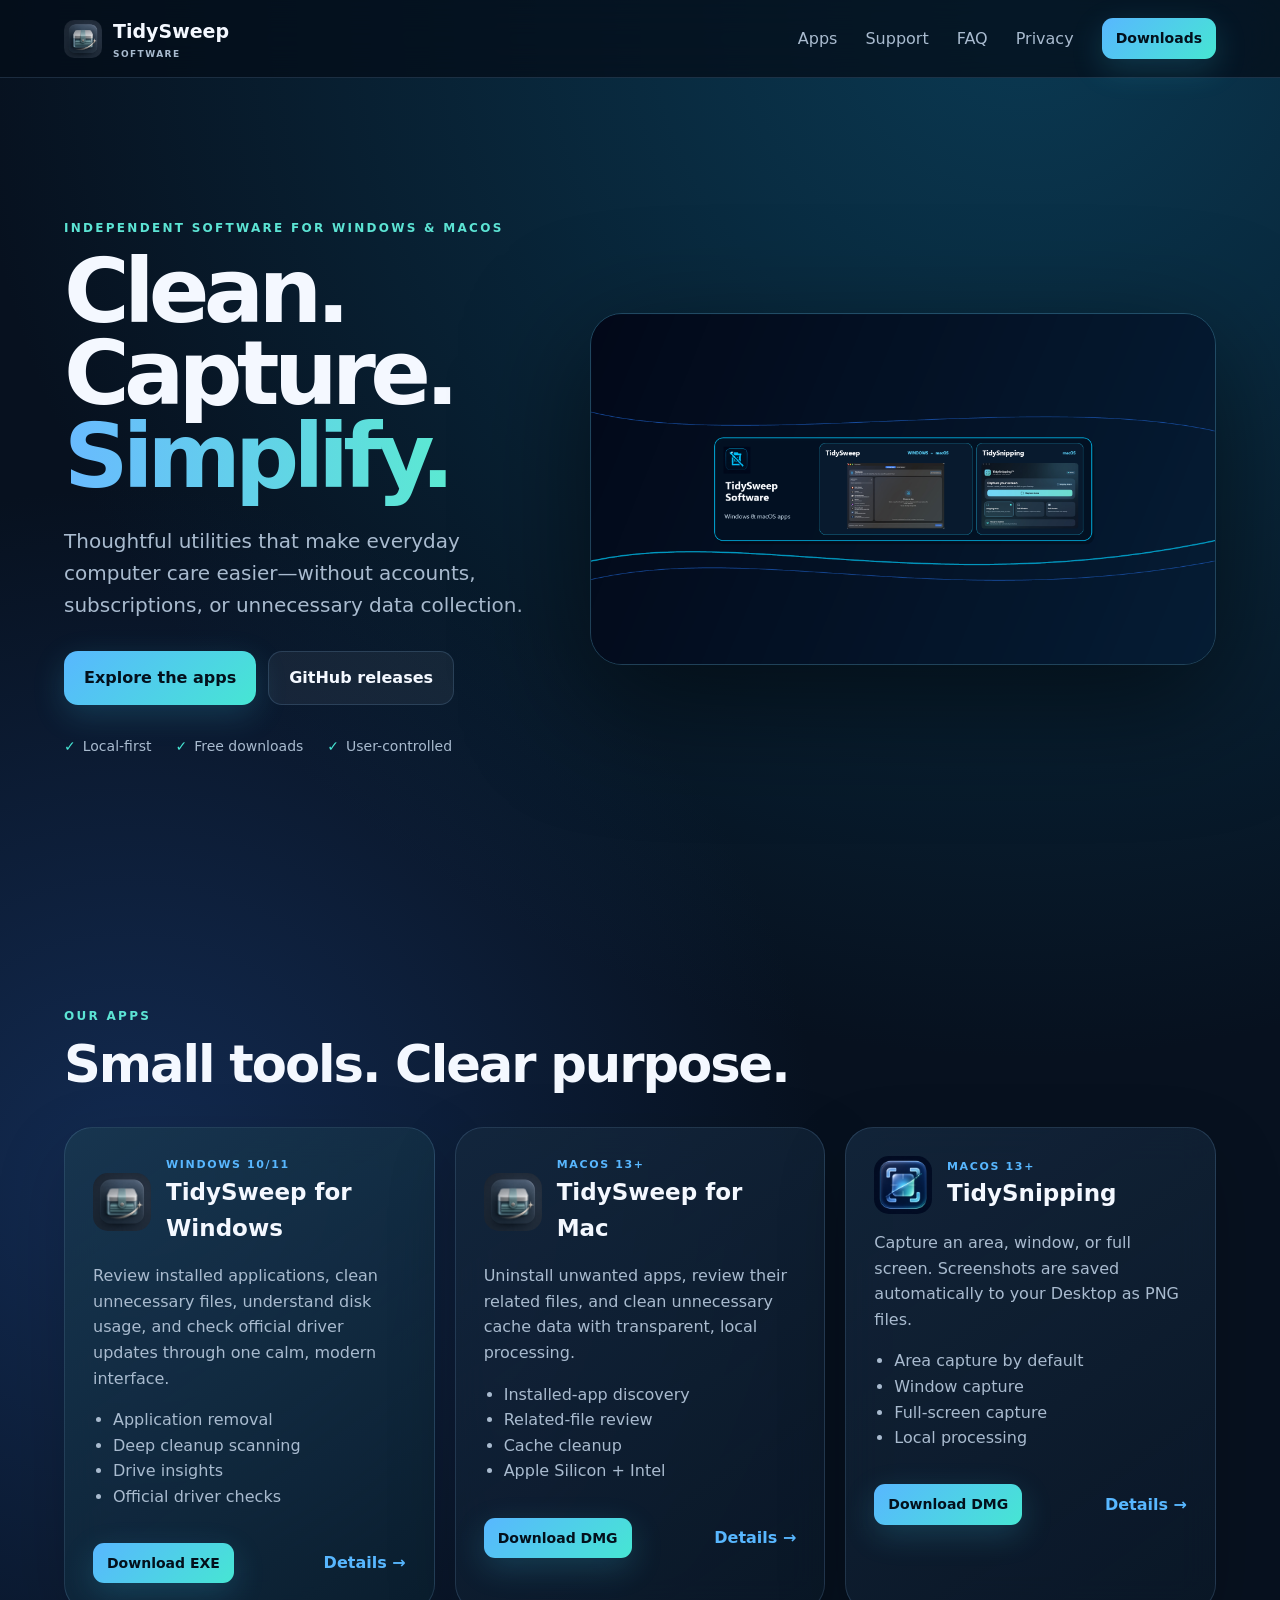
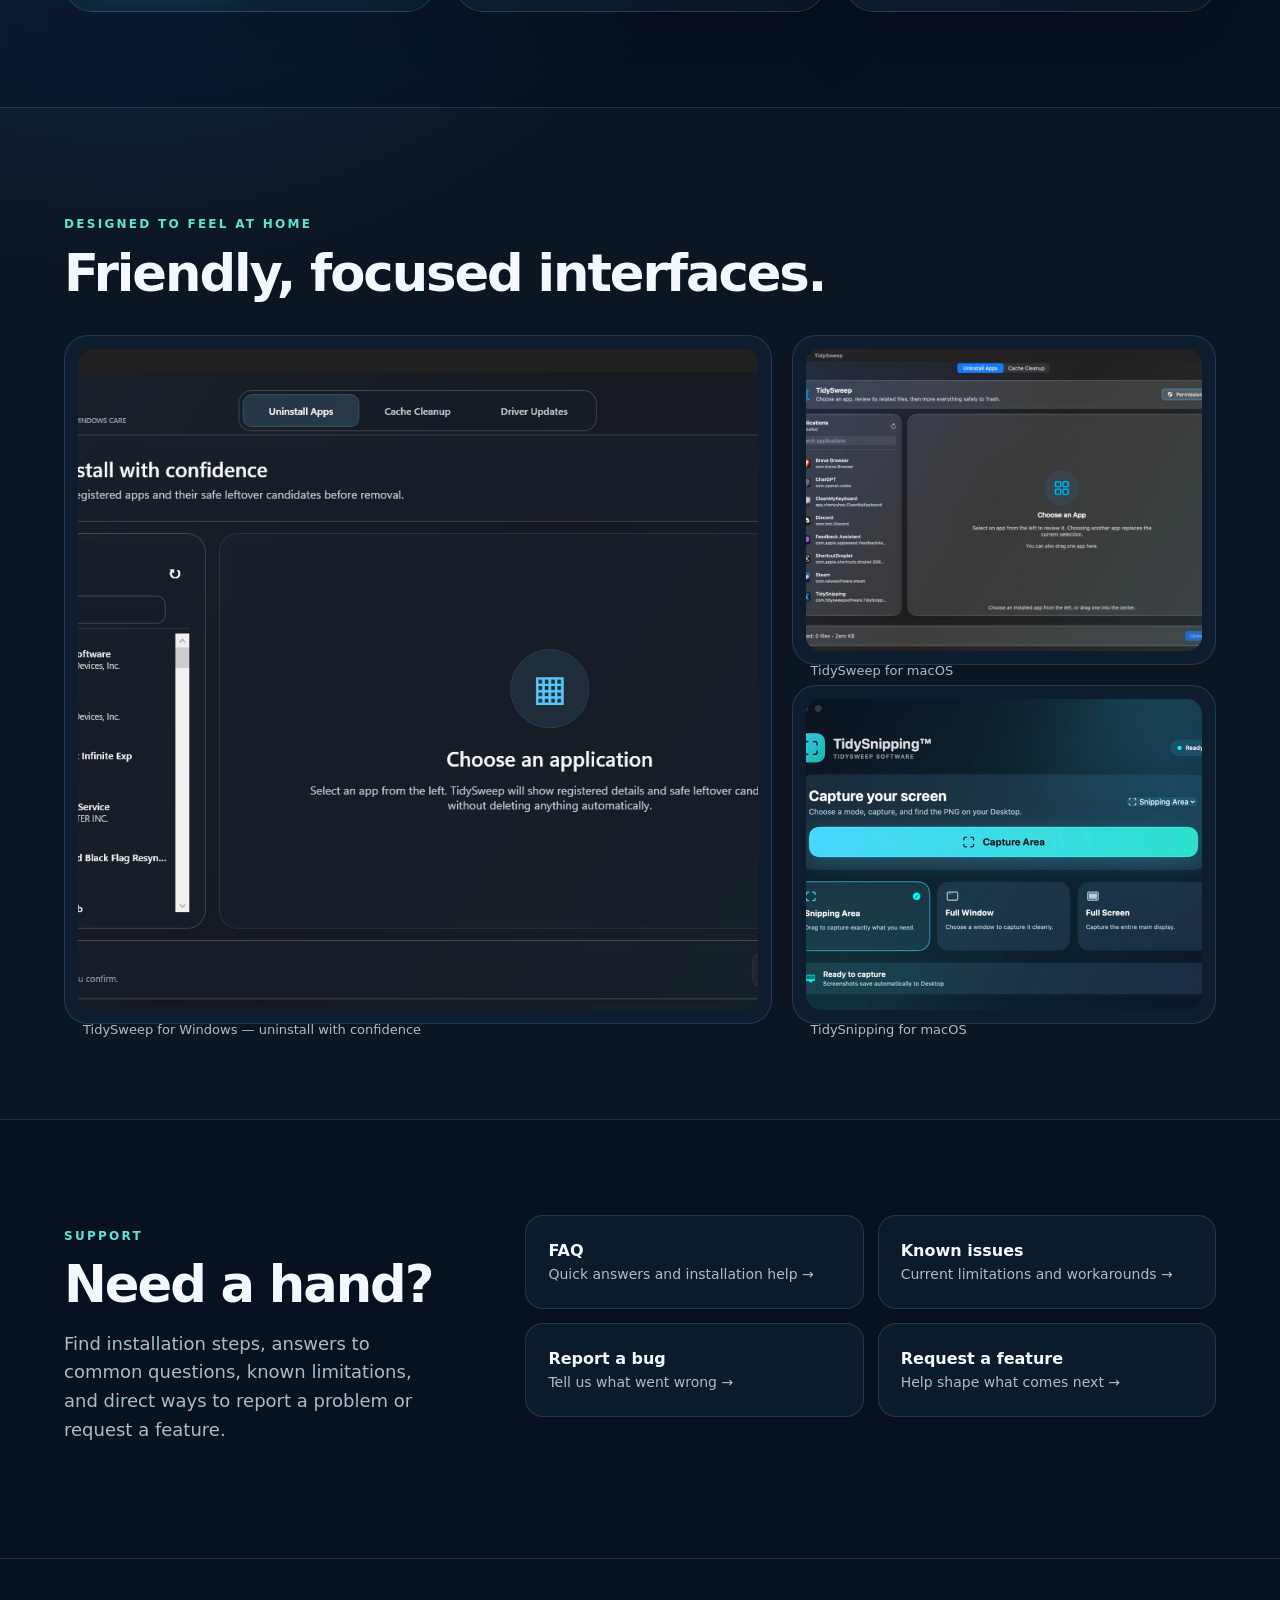
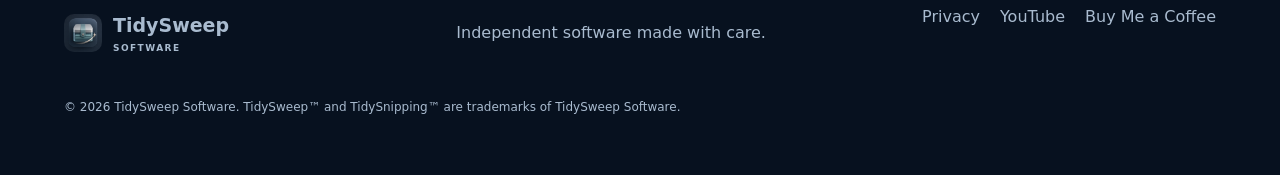
<file: docs/index.html>
<!doctype html>
<html lang="en">
<head>
  <meta charset="utf-8">
  <meta name="viewport" content="width=device-width, initial-scale=1">
  <meta name="description" content="TidySweep Software creates friendly, privacy-conscious utilities for Windows and macOS.">
  <meta name="theme-color" content="#081525">
  <title>TidySweep Software — Clean. Capture. Simplify.</title>
  <link rel="stylesheet" href="assets/site.css">
</head>
<body>
  <header class="site-header">
    <a class="brand" href="#top" aria-label="TidySweep Software home">
      <img src="assets/tidysweep-icon.png" alt="">
      <span>TidySweep <small>Software</small></span>
    </a>
    <button class="menu" aria-expanded="false" aria-controls="nav">Menu</button>
    <nav id="nav">
      <a href="#apps">Apps</a><a href="#support">Support</a><a href="faq.html">FAQ</a><a href="privacy.html">Privacy</a>
      <a class="button small" href="https://buymeacoffee.com/tidysweepsu">Downloads</a>
    </nav>
  </header>

  <main id="top">
    <section class="hero">
      <div class="hero-copy">
        <p class="eyebrow">Independent software for Windows &amp; macOS</p>
        <h1>Clean. Capture.<br><span>Simplify.</span></h1>
        <p class="lead">Thoughtful utilities that make everyday computer care easier—without accounts, subscriptions, or unnecessary data collection.</p>
        <div class="actions">
          <a class="button" href="#apps">Explore the apps</a>
          <a class="button ghost" href="https://github.com/tidysweepsoftware-lgtm/TidySweep-Software-Releases">GitHub releases</a>
        </div>
        <ul class="trust"><li>Local-first</li><li>Free downloads</li><li>User-controlled</li></ul>
      </div>
      <div class="hero-visual"><img src="assets/brand-banner.png" alt="TidySweep Software apps for Windows and macOS"></div>
    </section>

    <section id="apps" class="section">
      <div class="section-heading"><p class="eyebrow">Our apps</p><h2>Small tools. Clear purpose.</h2></div>
      <div class="app-grid">
        <article class="app-card featured">
          <div class="app-title"><img src="assets/tidysweep-icon.png" alt=""><div><p class="platform">Windows 10/11</p><h3>TidySweep for Windows</h3></div></div>
          <p>Review installed applications, clean unnecessary files, understand disk usage, and check official driver updates through one calm, modern interface.</p>
          <ul><li>Application removal</li><li>Deep cleanup scanning</li><li>Drive insights</li><li>Official driver checks</li></ul>
          <div class="card-actions"><a class="button small" href="https://github.com/tidysweepsoftware-lgtm/TidySweep-Software-Releases/releases/download/tidysweep-windows-v1.2.3/TidySweep-Setup-1.2.3.exe">Download EXE</a><a href="tidysweep-windows.html">Details →</a></div>
        </article>
        <article class="app-card">
          <div class="app-title"><img src="assets/tidysweep-icon.png" alt=""><div><p class="platform">macOS 13+</p><h3>TidySweep for Mac</h3></div></div>
          <p>Uninstall unwanted apps, review their related files, and clean unnecessary cache data with transparent, local processing.</p>
          <ul><li>Installed-app discovery</li><li>Related-file review</li><li>Cache cleanup</li><li>Apple Silicon + Intel</li></ul>
          <div class="card-actions"><a class="button small" href="https://github.com/tidysweepsoftware-lgtm/TidySweep-Software-Releases/releases/download/tidysweep-v1.0.1/TidySweep-1.0.1-macOS.dmg">Download DMG</a><a href="tidysweep-mac.html">Details →</a></div>
        </article>
        <article class="app-card">
          <div class="app-title"><img src="assets/tidysnipping-icon.png" alt=""><div><p class="platform">macOS 13+</p><h3>TidySnipping</h3></div></div>
          <p>Capture an area, window, or full screen. Screenshots are saved automatically to your Desktop as PNG files.</p>
          <ul><li>Area capture by default</li><li>Window capture</li><li>Full-screen capture</li><li>Local processing</li></ul>
          <div class="card-actions"><a class="button small" href="https://github.com/tidysweepsoftware-lgtm/TidySweep-Software-Releases/releases/download/tidysnipping-v1.0.0/TidySnipping-1.0.0.dmg">Download DMG</a><a href="tidysnipping.html">Details →</a></div>
        </article>
      </div>
    </section>

    <section class="showcase section">
      <div class="section-heading"><p class="eyebrow">Designed to feel at home</p><h2>Friendly, focused interfaces.</h2></div>
      <div class="shots">
        <figure><img src="assets/tidysweep-windows-01.png" alt="TidySweep 1.2.3 Uninstall Apps screen on Windows"><figcaption>TidySweep for Windows — uninstall with confidence</figcaption></figure>
        <figure><img src="assets/tidysweep-01.png" alt="TidySweep application removal screen on macOS"><figcaption>TidySweep for macOS</figcaption></figure>
        <figure><img src="assets/tidysnipping-01.png" alt="TidySnipping main capture screen on macOS"><figcaption>TidySnipping for macOS</figcaption></figure>
      </div>
    </section>

    <section id="support" class="support section">
      <div><p class="eyebrow">Support</p><h2>Need a hand?</h2><p>Find installation steps, answers to common questions, known limitations, and direct ways to report a problem or request a feature.</p></div>
      <div class="support-grid">
        <a href="faq.html"><strong>FAQ</strong><span>Quick answers and installation help →</span></a>
        <a href="known-issues.html"><strong>Known issues</strong><span>Current limitations and workarounds →</span></a>
        <a href="https://github.com/tidysweepsoftware-lgtm/TidySweep-Software-Releases/issues/new?template=bug_report.md"><strong>Report a bug</strong><span>Tell us what went wrong →</span></a>
        <a href="https://github.com/tidysweepsoftware-lgtm/TidySweep-Software-Releases/issues/new?template=feature_request.md"><strong>Request a feature</strong><span>Help shape what comes next →</span></a>
      </div>
    </section>
  </main>

  <footer><div class="brand"><img src="assets/tidysweep-icon.png" alt=""><span>TidySweep <small>Software</small></span></div><p>Independent software made with care.</p><div><a href="privacy.html">Privacy</a><a href="https://youtube.com/@tidysweepsoftware">YouTube</a><a href="https://buymeacoffee.com/tidysweepsu">Buy Me a Coffee</a></div><p class="copyright">© 2026 TidySweep Software. TidySweep™ and TidySnipping™ are trademarks of TidySweep Software.</p></footer>
  <script src="assets/site.js"></script>
</body>
</html>
</file>
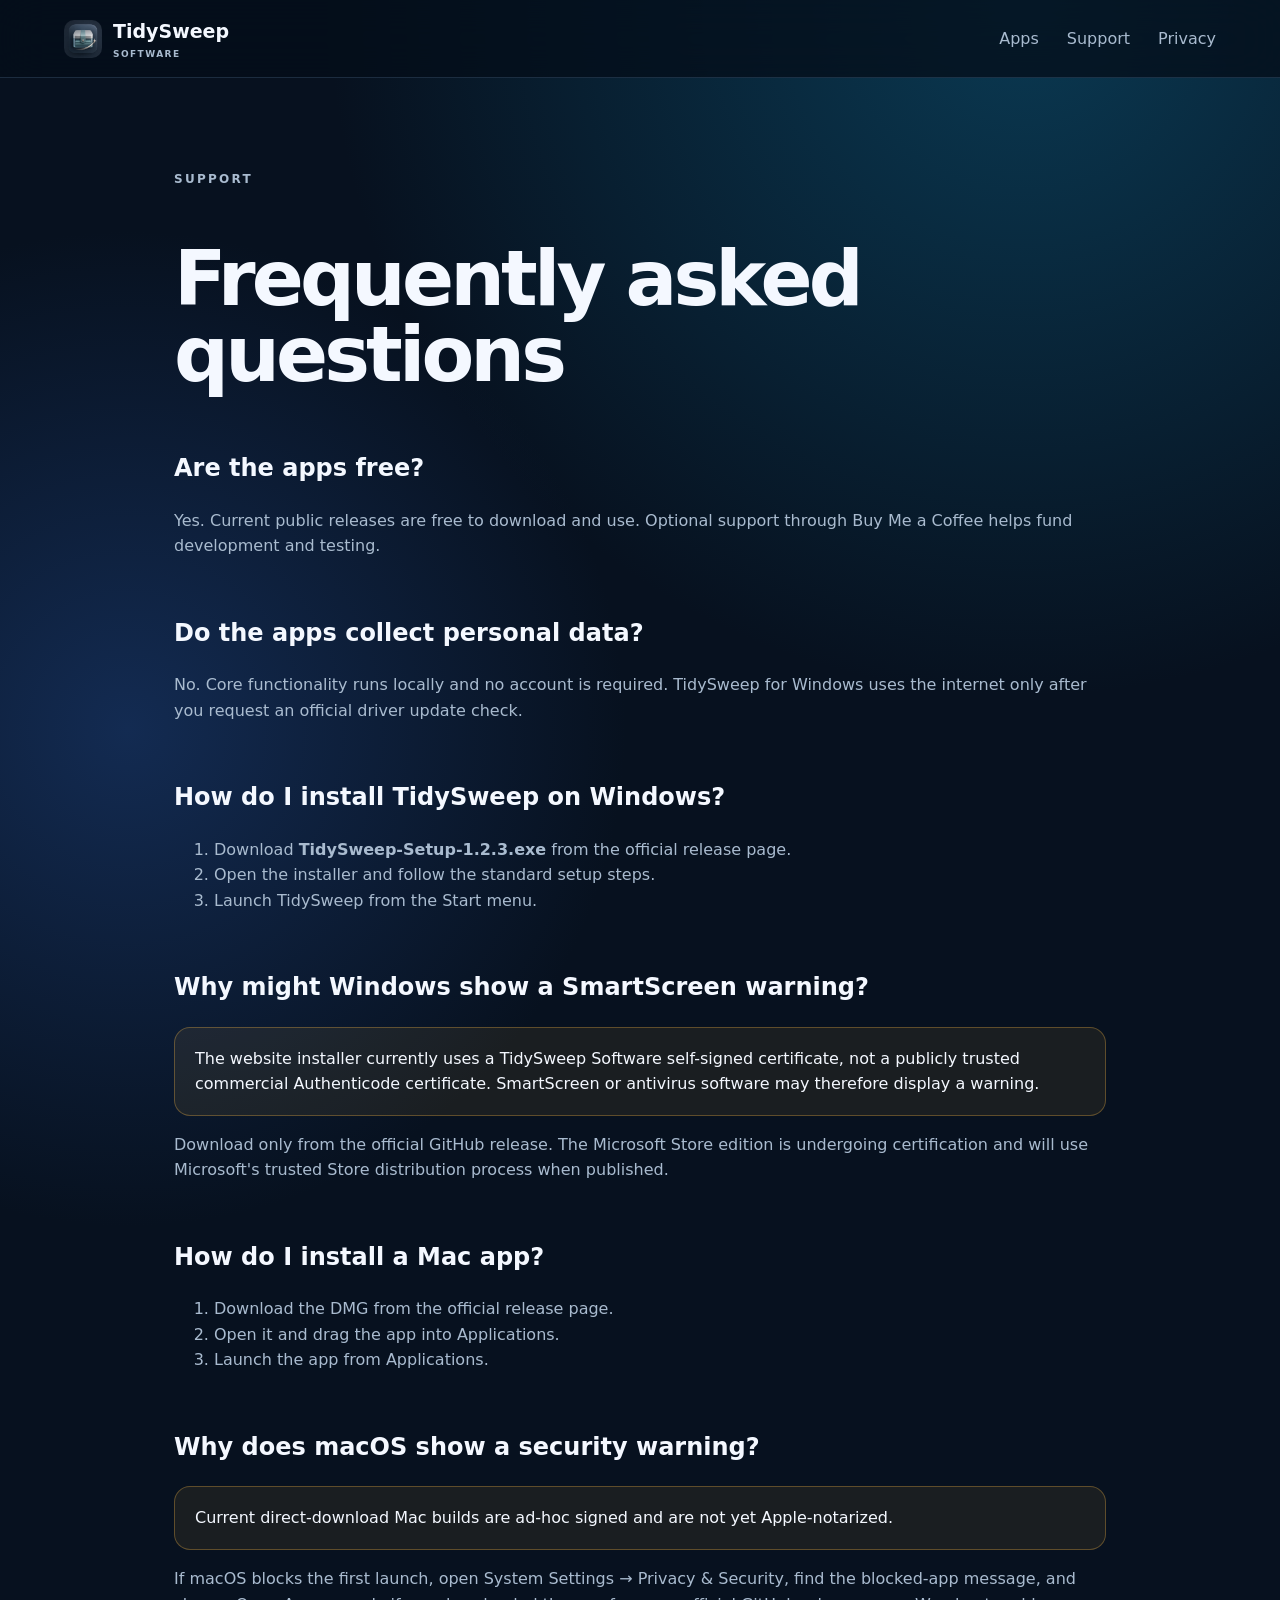
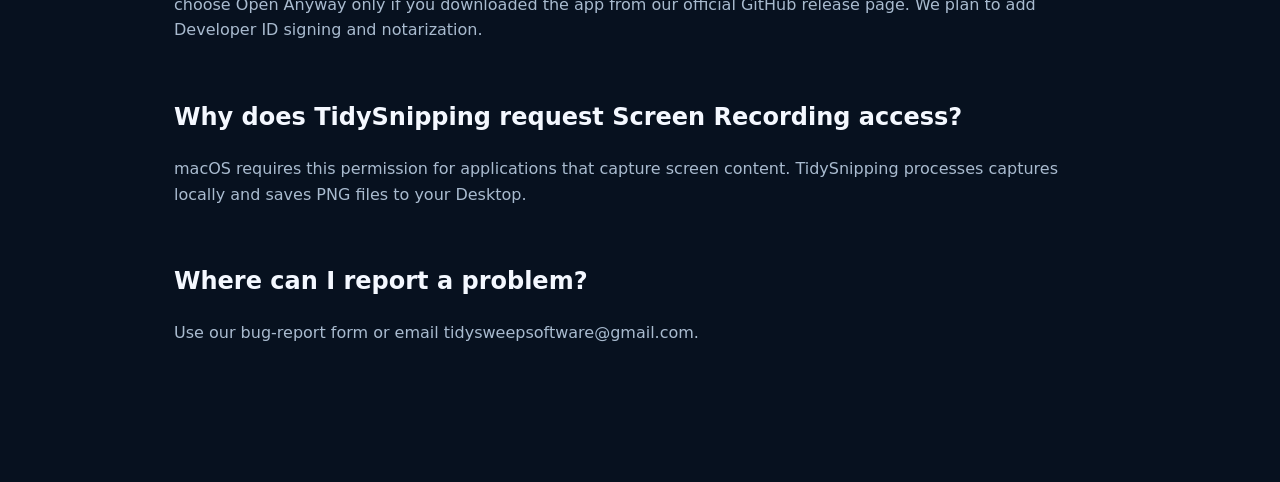
<file: docs/faq.html>
<!doctype html>
<html lang="en">
<head><meta charset="utf-8"><meta name="viewport" content="width=device-width,initial-scale=1"><meta name="description" content="Installation help and frequently asked questions for TidySweep Software apps."><title>FAQ — TidySweep Software</title><link rel="stylesheet" href="assets/site.css"></head>
<body><header class="site-header"><a class="brand" href="index.html"><img src="assets/tidysweep-icon.png" alt=""><span>TidySweep <small>Software</small></span></a><nav><a href="index.html#apps">Apps</a><a href="index.html#support">Support</a><a href="privacy.html">Privacy</a></nav></header>
<main class="page"><p class="eyebrow">Support</p><h1>Frequently asked questions</h1>
  <h2>Are the apps free?</h2><p>Yes. Current public releases are free to download and use. Optional support through Buy Me a Coffee helps fund development and testing.</p>
  <h2>Do the apps collect personal data?</h2><p>No. Core functionality runs locally and no account is required. TidySweep for Windows uses the internet only after you request an official driver update check.</p>
  <h2>How do I install TidySweep on Windows?</h2><ol><li>Download <strong>TidySweep-Setup-1.2.3.exe</strong> from the official release page.</li><li>Open the installer and follow the standard setup steps.</li><li>Launch TidySweep from the Start menu.</li></ol>
  <h2>Why might Windows show a SmartScreen warning?</h2><div class="notice">The website installer currently uses a TidySweep Software self-signed certificate, not a publicly trusted commercial Authenticode certificate. SmartScreen or antivirus software may therefore display a warning.</div><p>Download only from the official GitHub release. The Microsoft Store edition is undergoing certification and will use Microsoft's trusted Store distribution process when published.</p>
  <h2>How do I install a Mac app?</h2><ol><li>Download the DMG from the official release page.</li><li>Open it and drag the app into Applications.</li><li>Launch the app from Applications.</li></ol>
  <h2>Why does macOS show a security warning?</h2><div class="notice">Current direct-download Mac builds are ad-hoc signed and are not yet Apple-notarized.</div><p>If macOS blocks the first launch, open System Settings → Privacy &amp; Security, find the blocked-app message, and choose Open Anyway only if you downloaded the app from our official GitHub release page. We plan to add Developer ID signing and notarization.</p>
  <h2>Why does TidySnipping request Screen Recording access?</h2><p>macOS requires this permission for applications that capture screen content. TidySnipping processes captures locally and saves PNG files to your Desktop.</p>
  <h2>Where can I report a problem?</h2><p>Use our <a href="https://github.com/tidysweepsoftware-lgtm/TidySweep-Software-Releases/issues/new?template=bug_report.md">bug-report form</a> or email <a href="mailto:tidysweepsoftware@gmail.com">tidysweepsoftware@gmail.com</a>.</p>
</main></body></html>
</file>
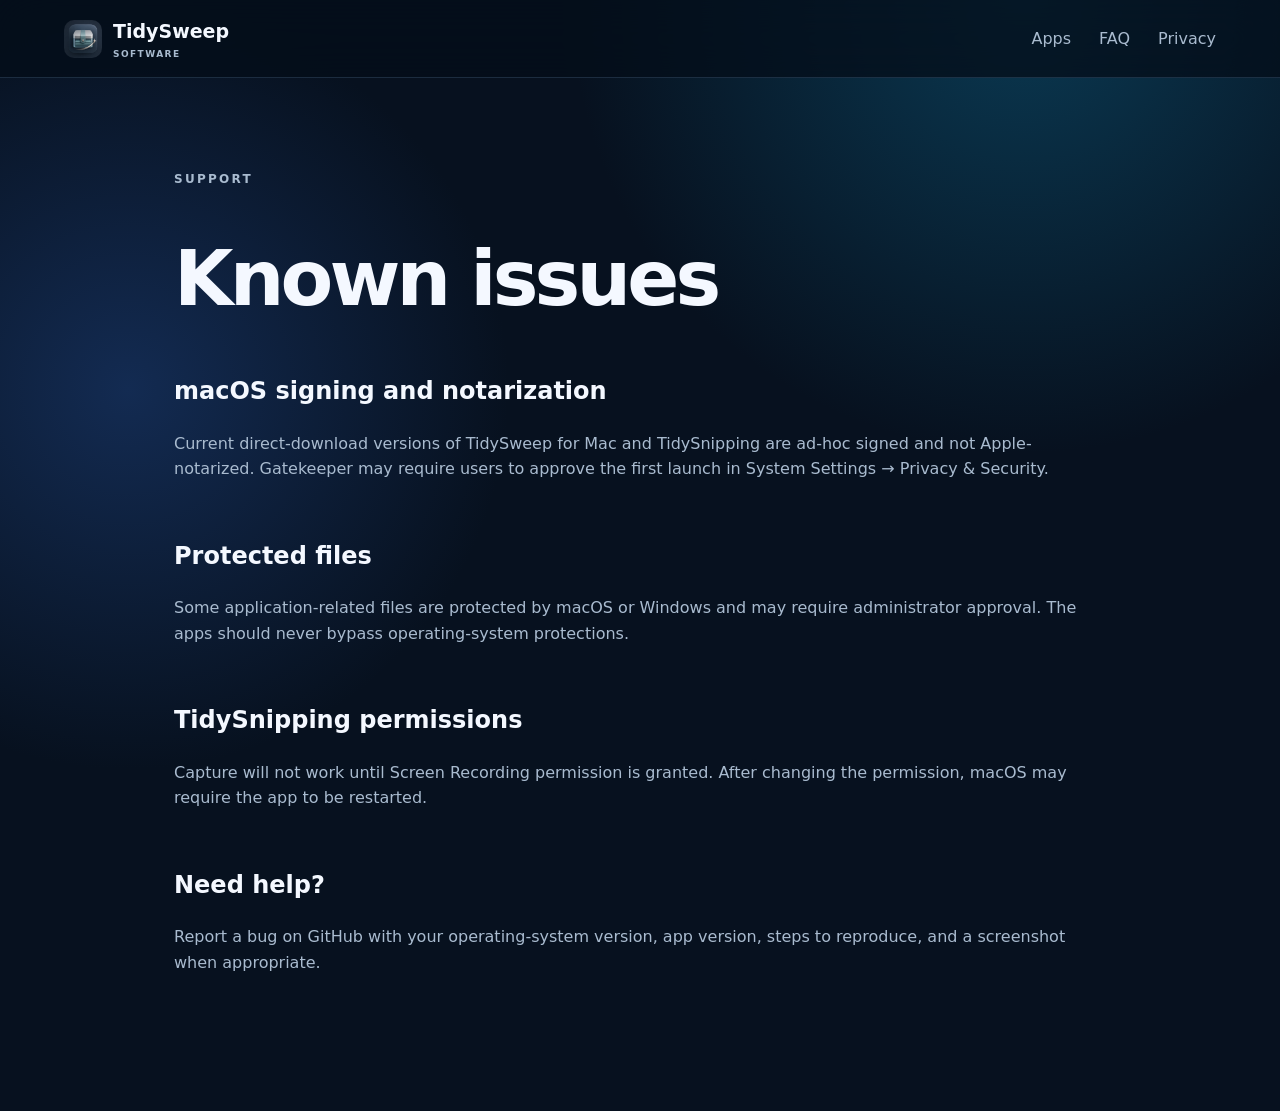
<file: docs/known-issues.html>
<!doctype html><html lang="en"><head><meta charset="utf-8"><meta name="viewport" content="width=device-width,initial-scale=1"><title>Known Issues — TidySweep Software</title><link rel="stylesheet" href="assets/site.css"></head><body><header class="site-header"><a class="brand" href="index.html"><img src="assets/tidysweep-icon.png" alt=""><span>TidySweep <small>Software</small></span></a><nav><a href="index.html#apps">Apps</a><a href="faq.html">FAQ</a><a href="privacy.html">Privacy</a></nav></header><main class="page"><p class="eyebrow">Support</p><h1>Known issues</h1><h2>macOS signing and notarization</h2><p>Current direct-download versions of TidySweep for Mac and TidySnipping are ad-hoc signed and not Apple-notarized. Gatekeeper may require users to approve the first launch in System Settings → Privacy &amp; Security.</p><h2>Protected files</h2><p>Some application-related files are protected by macOS or Windows and may require administrator approval. The apps should never bypass operating-system protections.</p><h2>TidySnipping permissions</h2><p>Capture will not work until Screen Recording permission is granted. After changing the permission, macOS may require the app to be restarted.</p><h2>Need help?</h2><p><a href="https://github.com/tidysweepsoftware-lgtm/TidySweep-Software-Releases/issues/new?template=bug_report.md">Report a bug on GitHub</a> with your operating-system version, app version, steps to reproduce, and a screenshot when appropriate.</p></main></body></html>
</file>
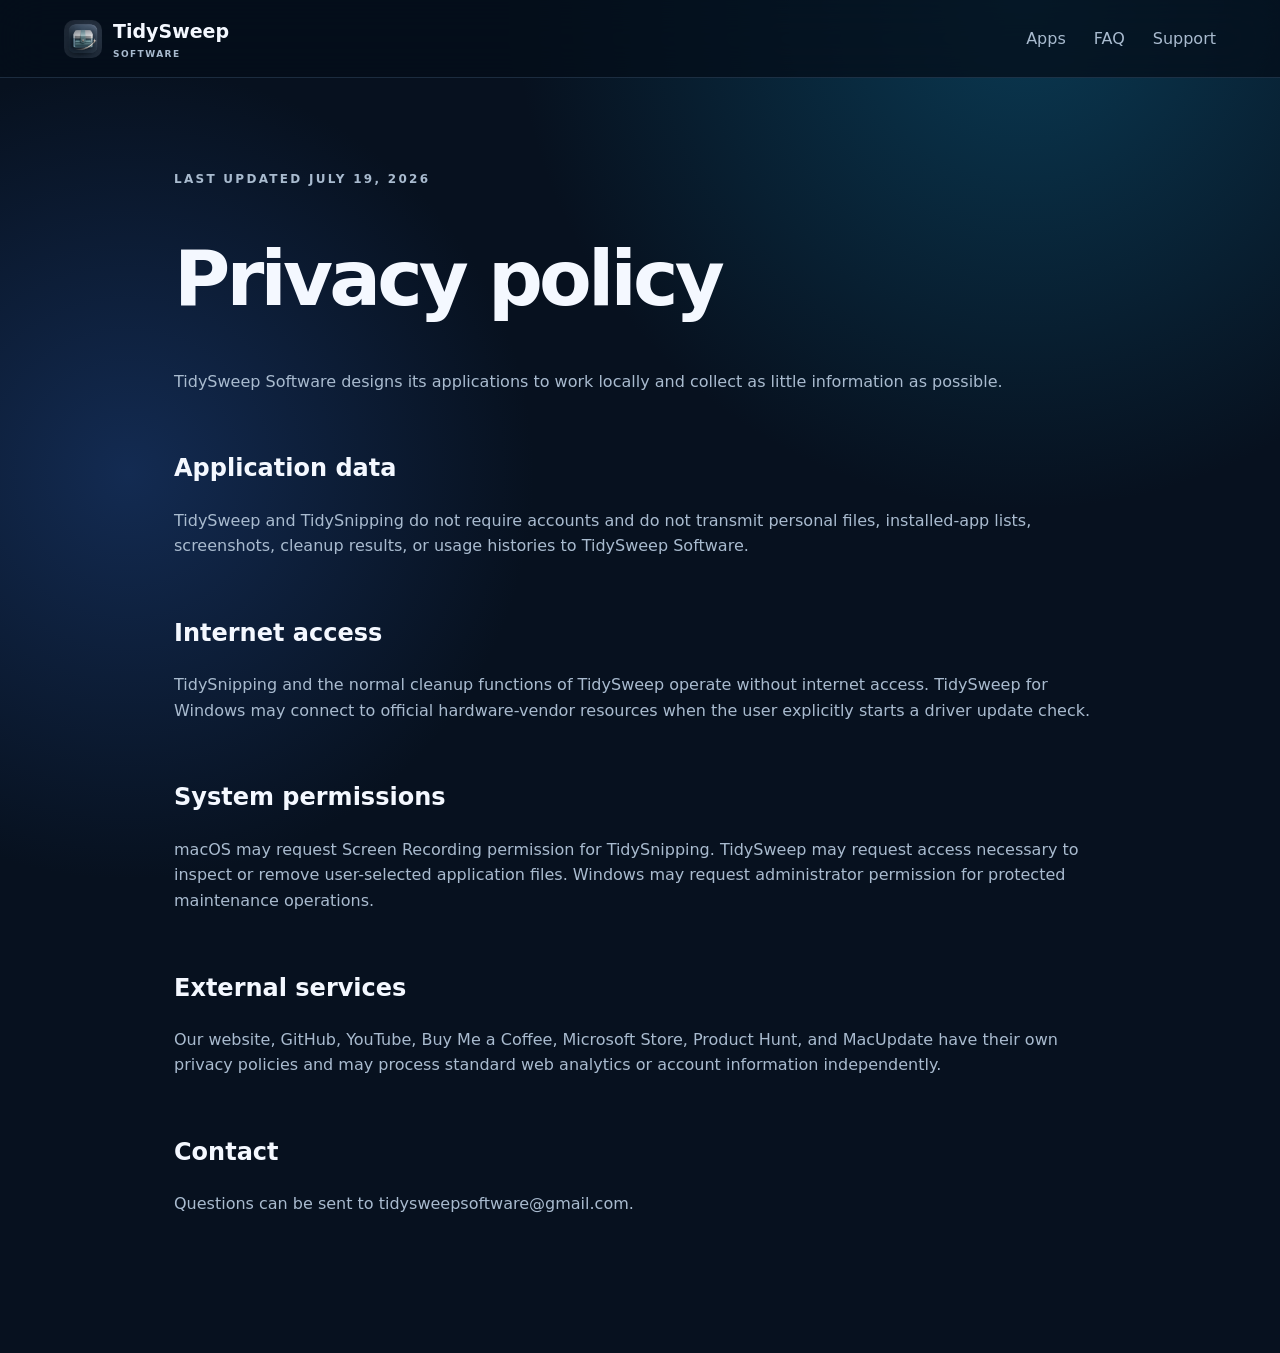
<file: docs/privacy.html>
<!doctype html><html lang="en"><head><meta charset="utf-8"><meta name="viewport" content="width=device-width,initial-scale=1"><title>Privacy — TidySweep Software</title><link rel="stylesheet" href="assets/site.css"></head><body><header class="site-header"><a class="brand" href="index.html"><img src="assets/tidysweep-icon.png" alt=""><span>TidySweep <small>Software</small></span></a><nav><a href="index.html#apps">Apps</a><a href="faq.html">FAQ</a><a href="index.html#support">Support</a></nav></header><main class="page"><p class="eyebrow">Last updated July 19, 2026</p><h1>Privacy policy</h1><p>TidySweep Software designs its applications to work locally and collect as little information as possible.</p><h2>Application data</h2><p>TidySweep and TidySnipping do not require accounts and do not transmit personal files, installed-app lists, screenshots, cleanup results, or usage histories to TidySweep Software.</p><h2>Internet access</h2><p>TidySnipping and the normal cleanup functions of TidySweep operate without internet access. TidySweep for Windows may connect to official hardware-vendor resources when the user explicitly starts a driver update check.</p><h2>System permissions</h2><p>macOS may request Screen Recording permission for TidySnipping. TidySweep may request access necessary to inspect or remove user-selected application files. Windows may request administrator permission for protected maintenance operations.</p><h2>External services</h2><p>Our website, GitHub, YouTube, Buy Me a Coffee, Microsoft Store, Product Hunt, and MacUpdate have their own privacy policies and may process standard web analytics or account information independently.</p><h2>Contact</h2><p>Questions can be sent to <a href="mailto:tidysweepsoftware@gmail.com">tidysweepsoftware@gmail.com</a>.</p></main></body></html>
</file>
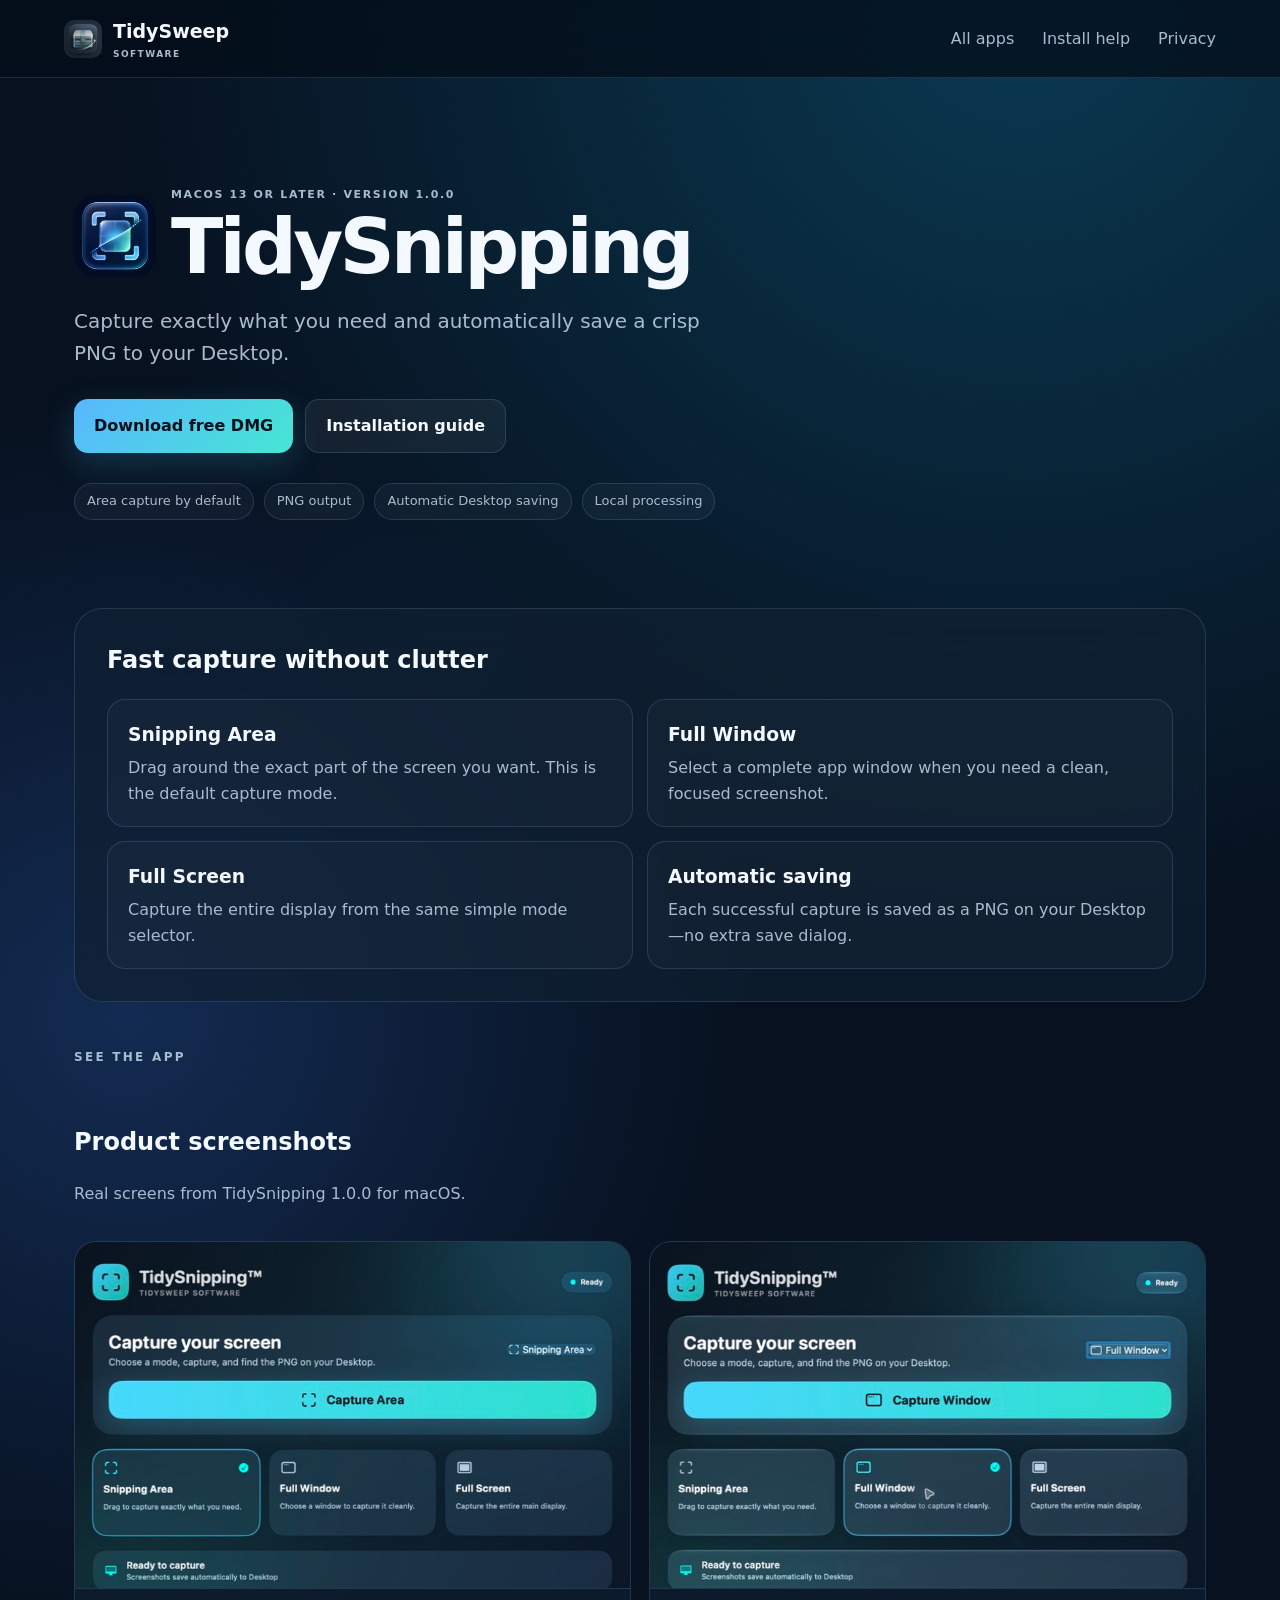
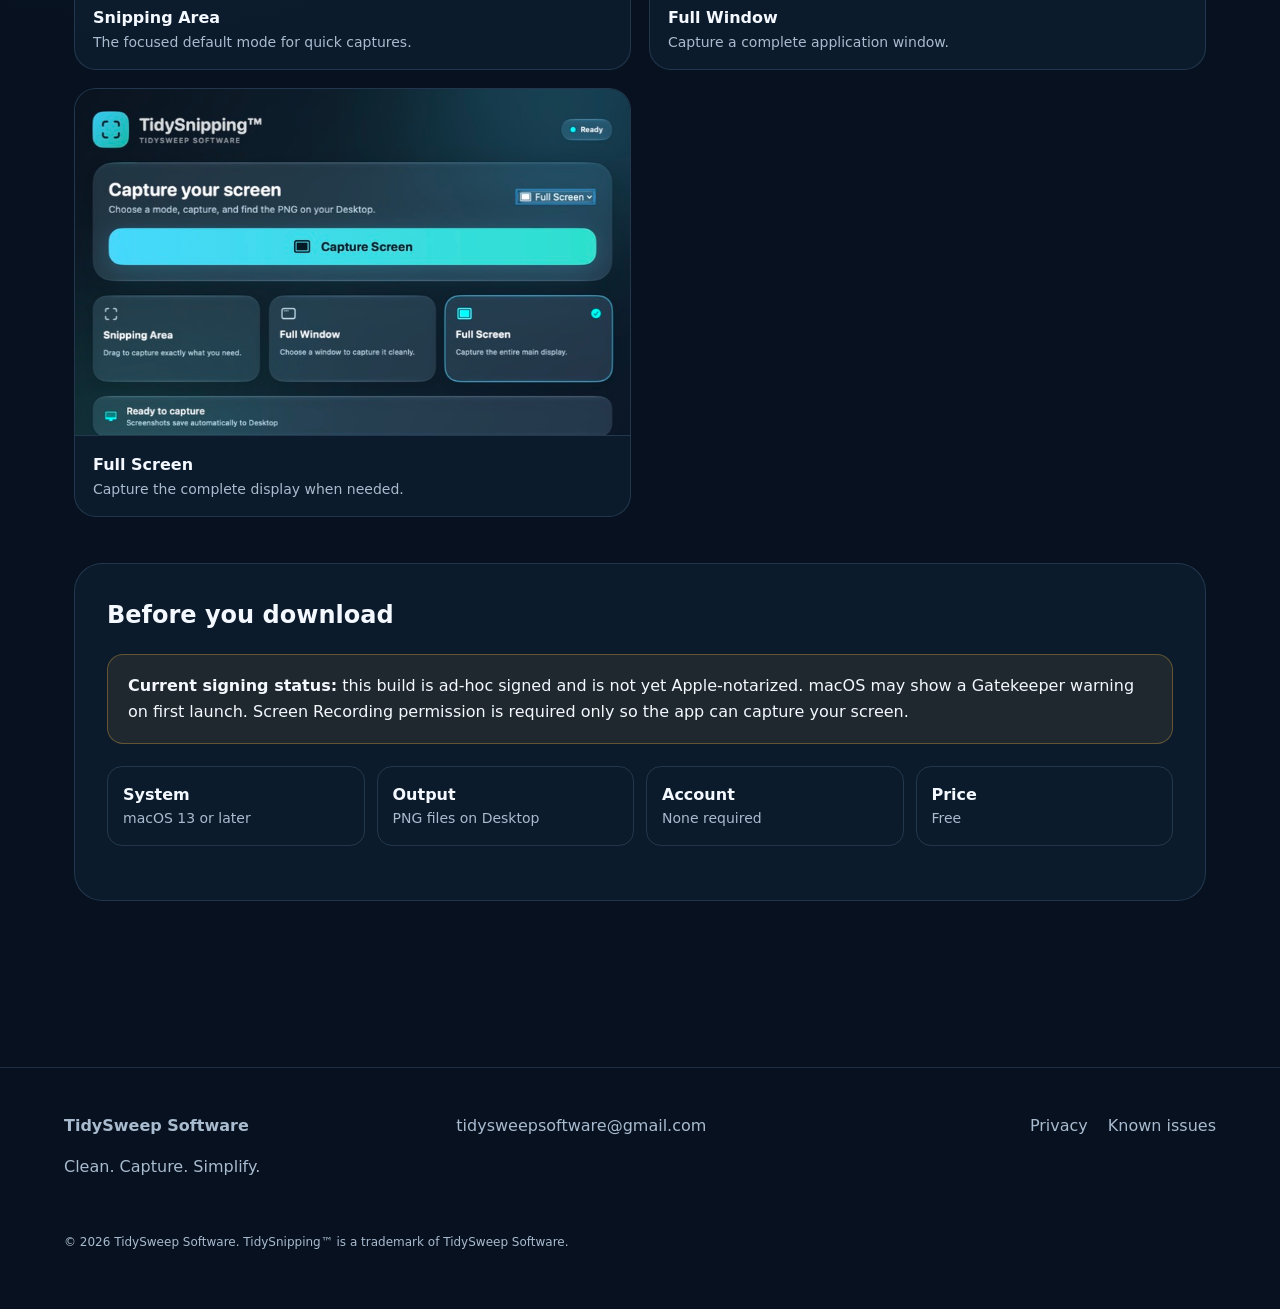
<file: docs/tidysnipping.html>
<!doctype html>
<html lang="en">
<head><meta charset="utf-8"><meta name="viewport" content="width=device-width,initial-scale=1"><meta name="description" content="TidySnipping is a lightweight macOS screenshot utility for area, window, and full-screen capture with automatic Desktop saving."><meta name="theme-color" content="#07111f"><title>TidySnipping for macOS — TidySweep Software</title><link rel="stylesheet" href="assets/site.css"><link rel="stylesheet" href="assets/product.css"></head>
<body>
  <header class="site-header"><a class="brand" href="index.html"><img src="assets/tidysweep-icon.png" alt=""><span>TidySweep <small>Software</small></span></a><nav><a href="index.html#apps">All apps</a><a href="faq.html">Install help</a><a href="privacy.html">Privacy</a></nav></header>
  <main class="page product-page">
    <section class="product-intro"><div class="app-title"><img src="assets/tidysnipping-icon.png" alt="TidySnipping app icon"><div><p class="platform">macOS 13 or later · Version 1.0.0</p><h1>TidySnipping</h1></div></div><p class="lead">Capture exactly what you need and automatically save a crisp PNG to your Desktop.</p><div class="actions"><a class="button" href="https://github.com/tidysweepsoftware-lgtm/TidySweep-Software-Releases/releases/download/tidysnipping-v1.0.0/TidySnipping-1.0.0.dmg">Download free DMG</a><a class="button ghost" href="faq.html">Installation guide</a></div><ul class="product-facts"><li>Area capture by default</li><li>PNG output</li><li>Automatic Desktop saving</li><li>Local processing</li></ul></section>
    <section class="info-panel"><h2>Fast capture without clutter</h2><div class="feature-grid"><div><h3>Snipping Area</h3><p>Drag around the exact part of the screen you want. This is the default capture mode.</p></div><div><h3>Full Window</h3><p>Select a complete app window when you need a clean, focused screenshot.</p></div><div><h3>Full Screen</h3><p>Capture the entire display from the same simple mode selector.</p></div><div><h3>Automatic saving</h3><p>Each successful capture is saved as a PNG on your Desktop—no extra save dialog.</p></div></div></section>
    <section><div class="section-heading"><p class="eyebrow">See the app</p><h2>Product screenshots</h2><p>Real screens from TidySnipping 1.0.0 for macOS.</p></div><div class="product-gallery"><figure><img src="assets/tidysnipping-01.png" alt="TidySnipping main Area Capture screen"><figcaption><strong>Snipping Area</strong><span>The focused default mode for quick captures.</span></figcaption></figure><figure><img src="assets/tidysnipping-02.png" alt="TidySnipping Full Window mode"><figcaption><strong>Full Window</strong><span>Capture a complete application window.</span></figcaption></figure><figure><img src="assets/tidysnipping-03.png" alt="TidySnipping Full Screen mode"><figcaption><strong>Full Screen</strong><span>Capture the complete display when needed.</span></figcaption></figure></div></section>
    <section class="info-panel"><h2>Before you download</h2><div class="notice"><strong>Current signing status:</strong> this build is ad-hoc signed and is not yet Apple-notarized. macOS may show a Gatekeeper warning on first launch. Screen Recording permission is required only so the app can capture your screen.</div><div class="requirements"><div><strong>System</strong><span>macOS 13 or later</span></div><div><strong>Output</strong><span>PNG files on Desktop</span></div><div><strong>Account</strong><span>None required</span></div><div><strong>Price</strong><span>Free</span></div></div></section>
  </main>
  <footer><div><strong>TidySweep Software</strong><p>Clean. Capture. Simplify.</p></div><div><a href="mailto:tidysweepsoftware@gmail.com">tidysweepsoftware@gmail.com</a></div><div><a href="privacy.html">Privacy</a><a href="known-issues.html">Known issues</a></div><p class="copyright">© 2026 TidySweep Software. TidySnipping™ is a trademark of TidySweep Software.</p></footer>
</body></html>
</file>
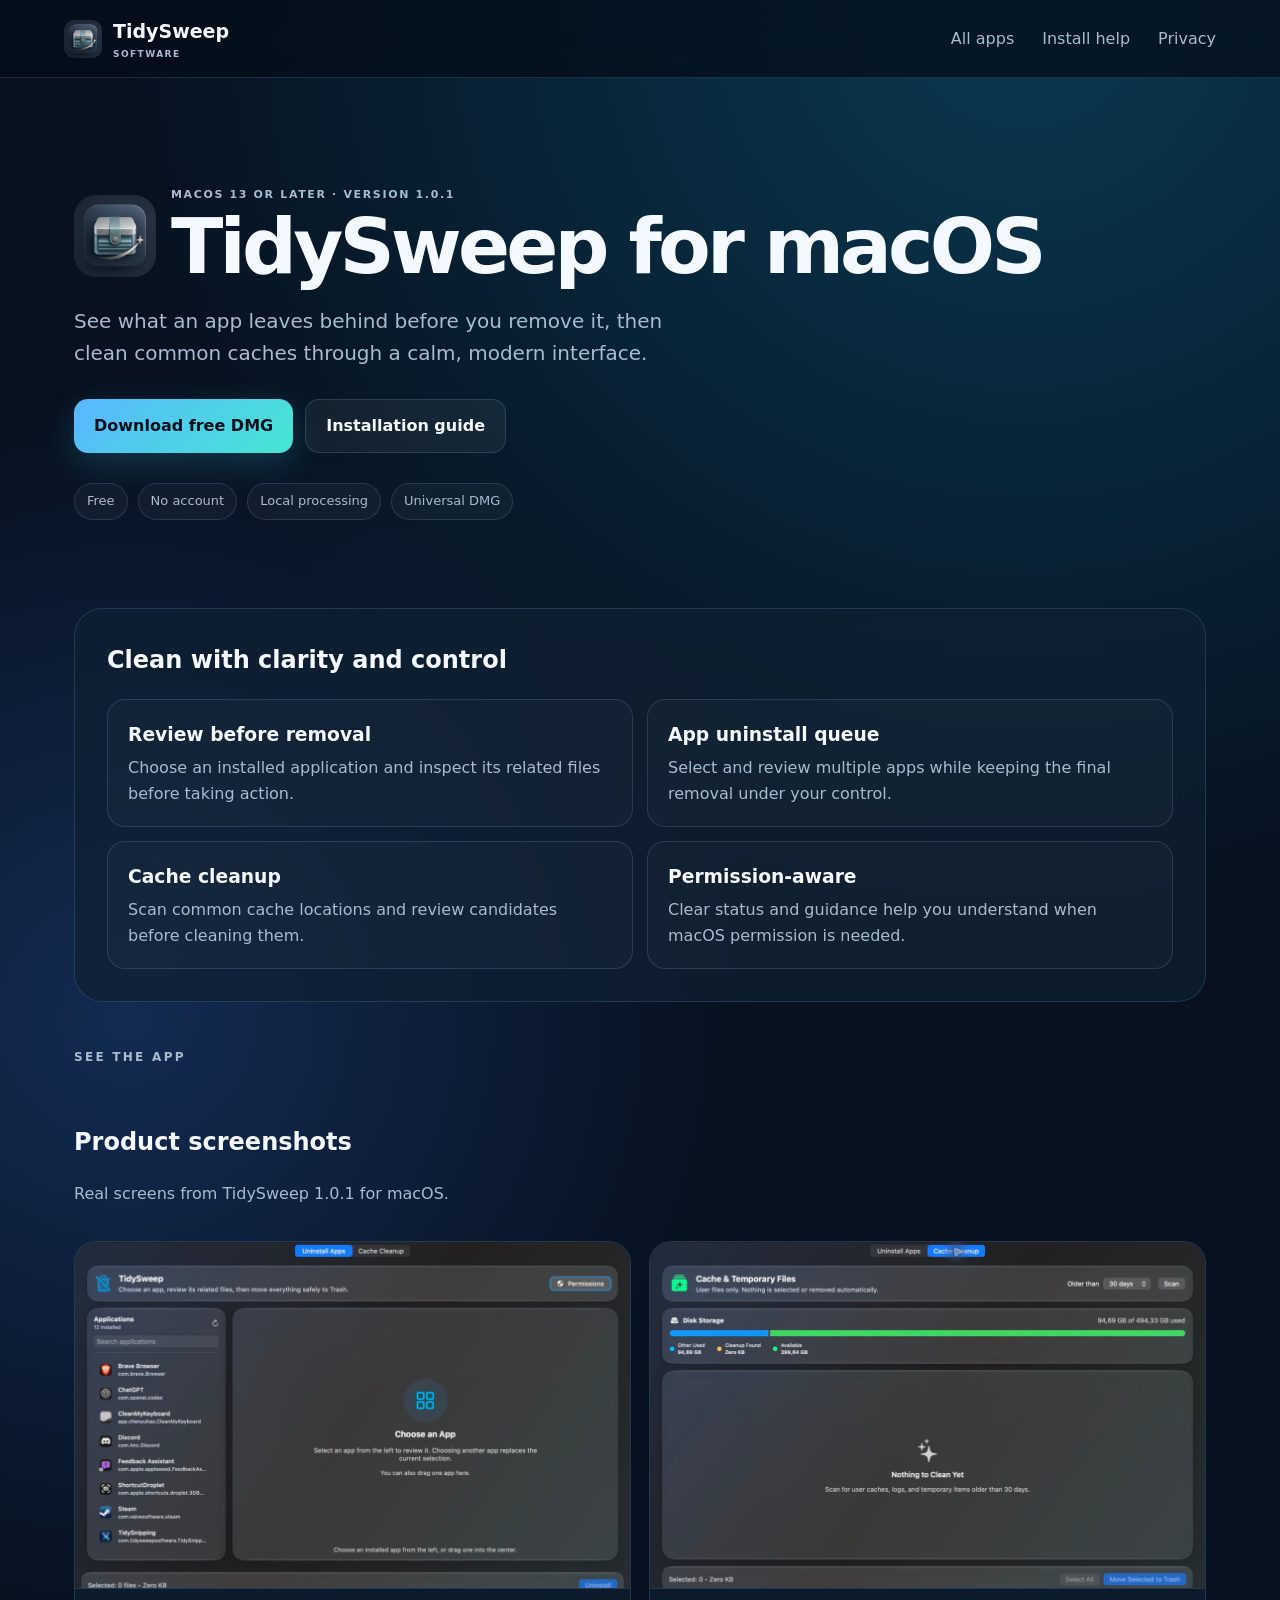
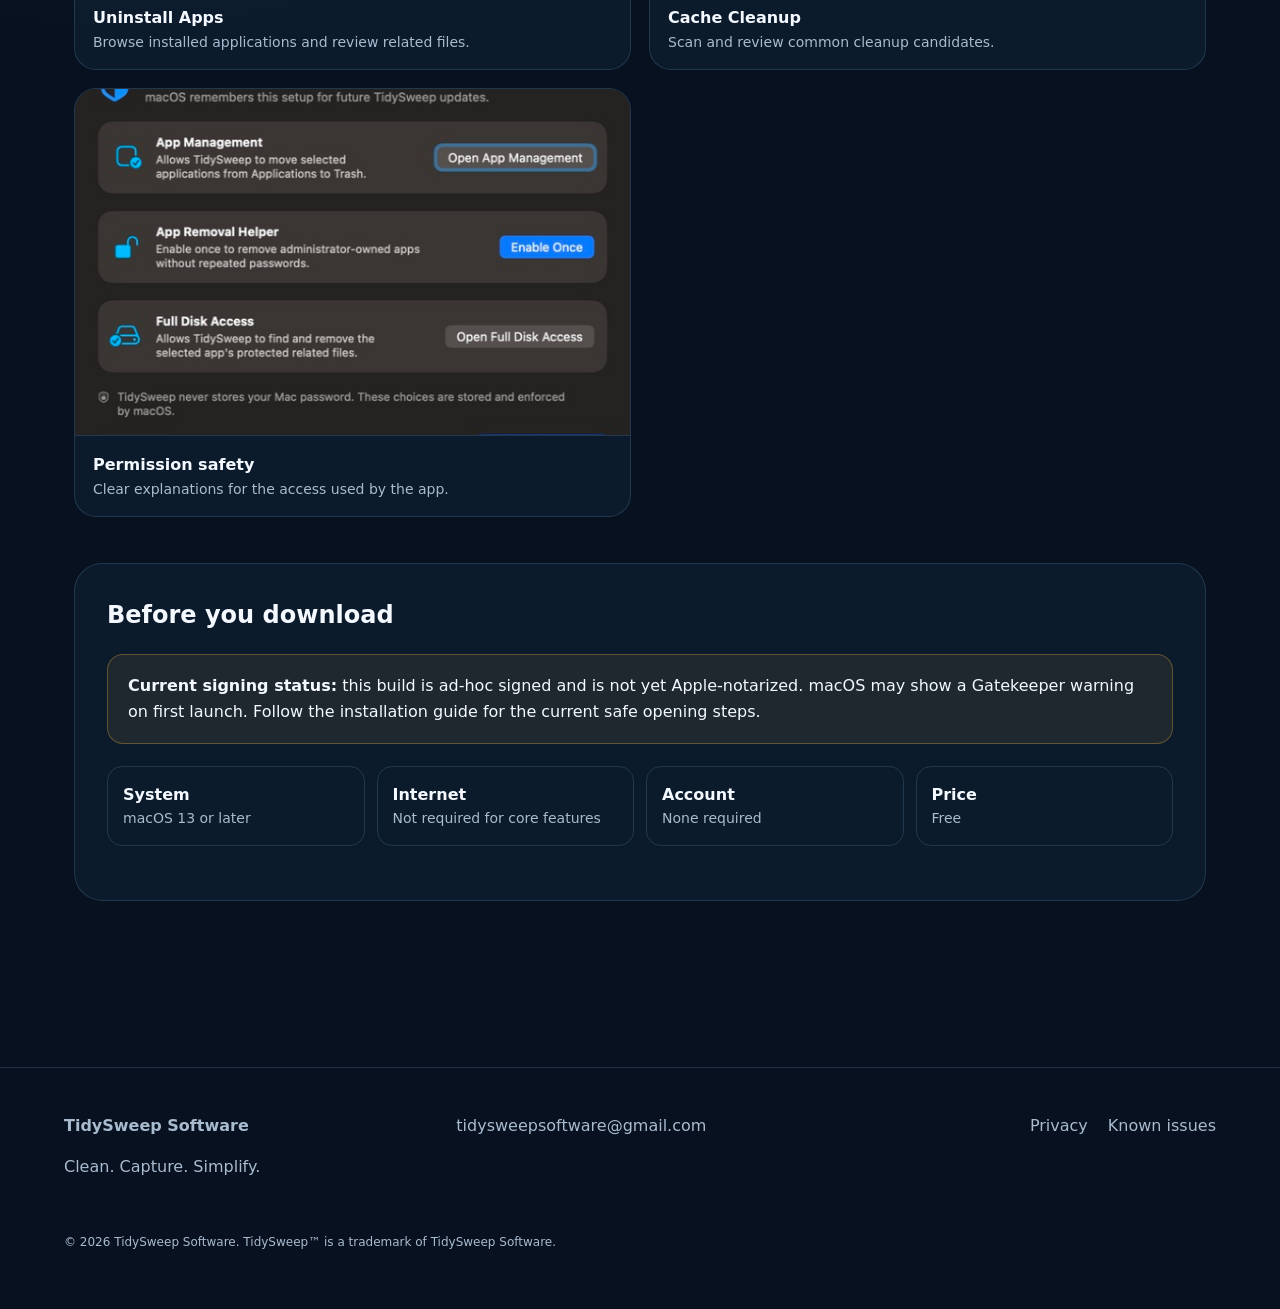
<file: docs/tidysweep-mac.html>
<!doctype html>
<html lang="en">
<head><meta charset="utf-8"><meta name="viewport" content="width=device-width,initial-scale=1"><meta name="description" content="TidySweep for macOS helps you uninstall applications, review related files, and clean unnecessary caches with clarity and control."><meta name="theme-color" content="#07111f"><title>TidySweep for macOS — TidySweep Software</title><link rel="stylesheet" href="assets/site.css"><link rel="stylesheet" href="assets/product.css"></head>
<body>
  <header class="site-header"><a class="brand" href="index.html"><img src="assets/tidysweep-icon.png" alt=""><span>TidySweep <small>Software</small></span></a><nav><a href="index.html#apps">All apps</a><a href="faq.html">Install help</a><a href="privacy.html">Privacy</a></nav></header>
  <main class="page product-page">
    <section class="product-intro"><div class="app-title"><img src="assets/tidysweep-icon.png" alt="TidySweep app icon"><div><p class="platform">macOS 13 or later · Version 1.0.1</p><h1>TidySweep for macOS</h1></div></div><p class="lead">See what an app leaves behind before you remove it, then clean common caches through a calm, modern interface.</p><div class="actions"><a class="button" href="https://github.com/tidysweepsoftware-lgtm/TidySweep-Software-Releases/releases/download/tidysweep-v1.0.1/TidySweep-1.0.1-macOS.dmg">Download free DMG</a><a class="button ghost" href="faq.html">Installation guide</a></div><ul class="product-facts"><li>Free</li><li>No account</li><li>Local processing</li><li>Universal DMG</li></ul></section>
    <section class="info-panel"><h2>Clean with clarity and control</h2><div class="feature-grid"><div><h3>Review before removal</h3><p>Choose an installed application and inspect its related files before taking action.</p></div><div><h3>App uninstall queue</h3><p>Select and review multiple apps while keeping the final removal under your control.</p></div><div><h3>Cache cleanup</h3><p>Scan common cache locations and review candidates before cleaning them.</p></div><div><h3>Permission-aware</h3><p>Clear status and guidance help you understand when macOS permission is needed.</p></div></div></section>
    <section><div class="section-heading"><p class="eyebrow">See the app</p><h2>Product screenshots</h2><p>Real screens from TidySweep 1.0.1 for macOS.</p></div><div class="product-gallery"><figure><img src="assets/tidysweep-01.png" alt="TidySweep Uninstall Apps screen"><figcaption><strong>Uninstall Apps</strong><span>Browse installed applications and review related files.</span></figcaption></figure><figure><img src="assets/tidysweep-02.png" alt="TidySweep Cache Cleanup screen"><figcaption><strong>Cache Cleanup</strong><span>Scan and review common cleanup candidates.</span></figcaption></figure><figure><img src="assets/tidysweep-04.png" alt="TidySweep permissions screen"><figcaption><strong>Permission safety</strong><span>Clear explanations for the access used by the app.</span></figcaption></figure></div></section>
    <section class="info-panel"><h2>Before you download</h2><div class="notice"><strong>Current signing status:</strong> this build is ad-hoc signed and is not yet Apple-notarized. macOS may show a Gatekeeper warning on first launch. Follow the installation guide for the current safe opening steps.</div><div class="requirements"><div><strong>System</strong><span>macOS 13 or later</span></div><div><strong>Internet</strong><span>Not required for core features</span></div><div><strong>Account</strong><span>None required</span></div><div><strong>Price</strong><span>Free</span></div></div></section>
  </main>
  <footer><div><strong>TidySweep Software</strong><p>Clean. Capture. Simplify.</p></div><div><a href="mailto:tidysweepsoftware@gmail.com">tidysweepsoftware@gmail.com</a></div><div><a href="privacy.html">Privacy</a><a href="known-issues.html">Known issues</a></div><p class="copyright">© 2026 TidySweep Software. TidySweep™ is a trademark of TidySweep Software.</p></footer>
</body></html>
</file>
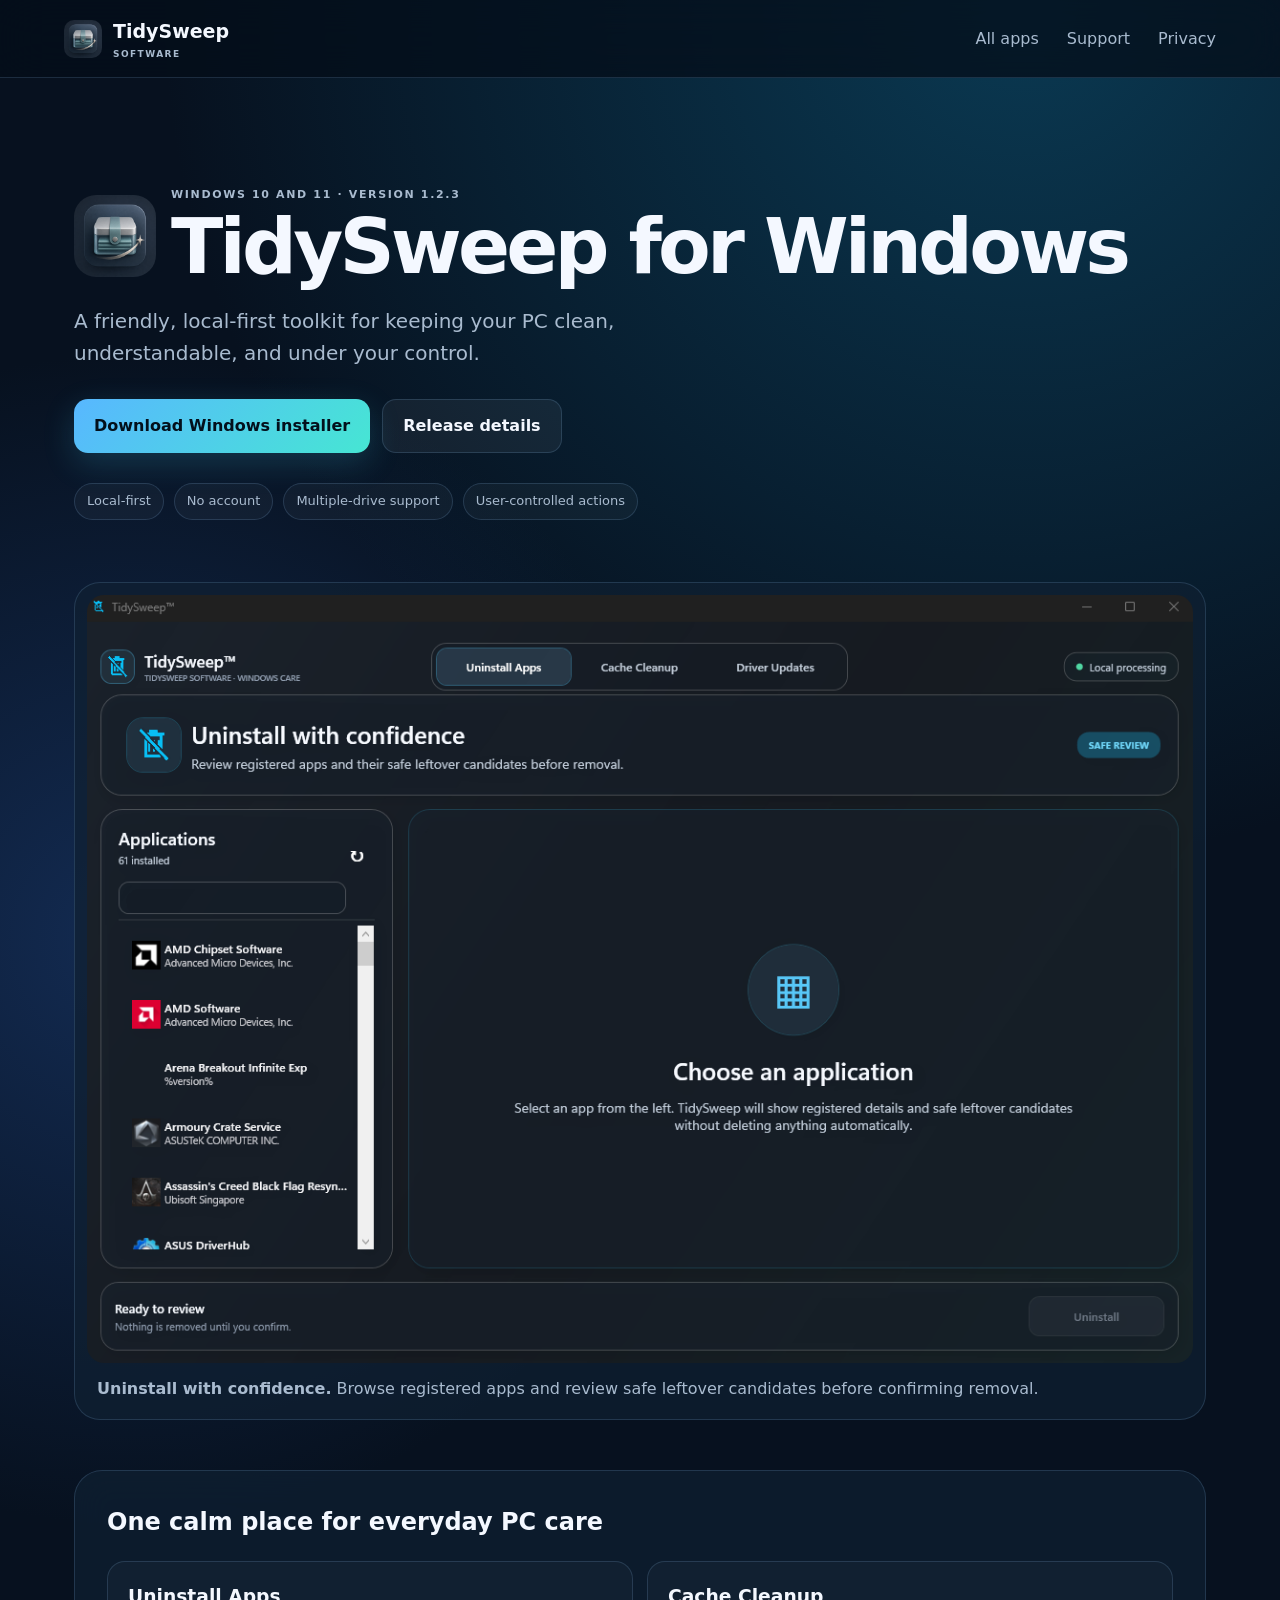
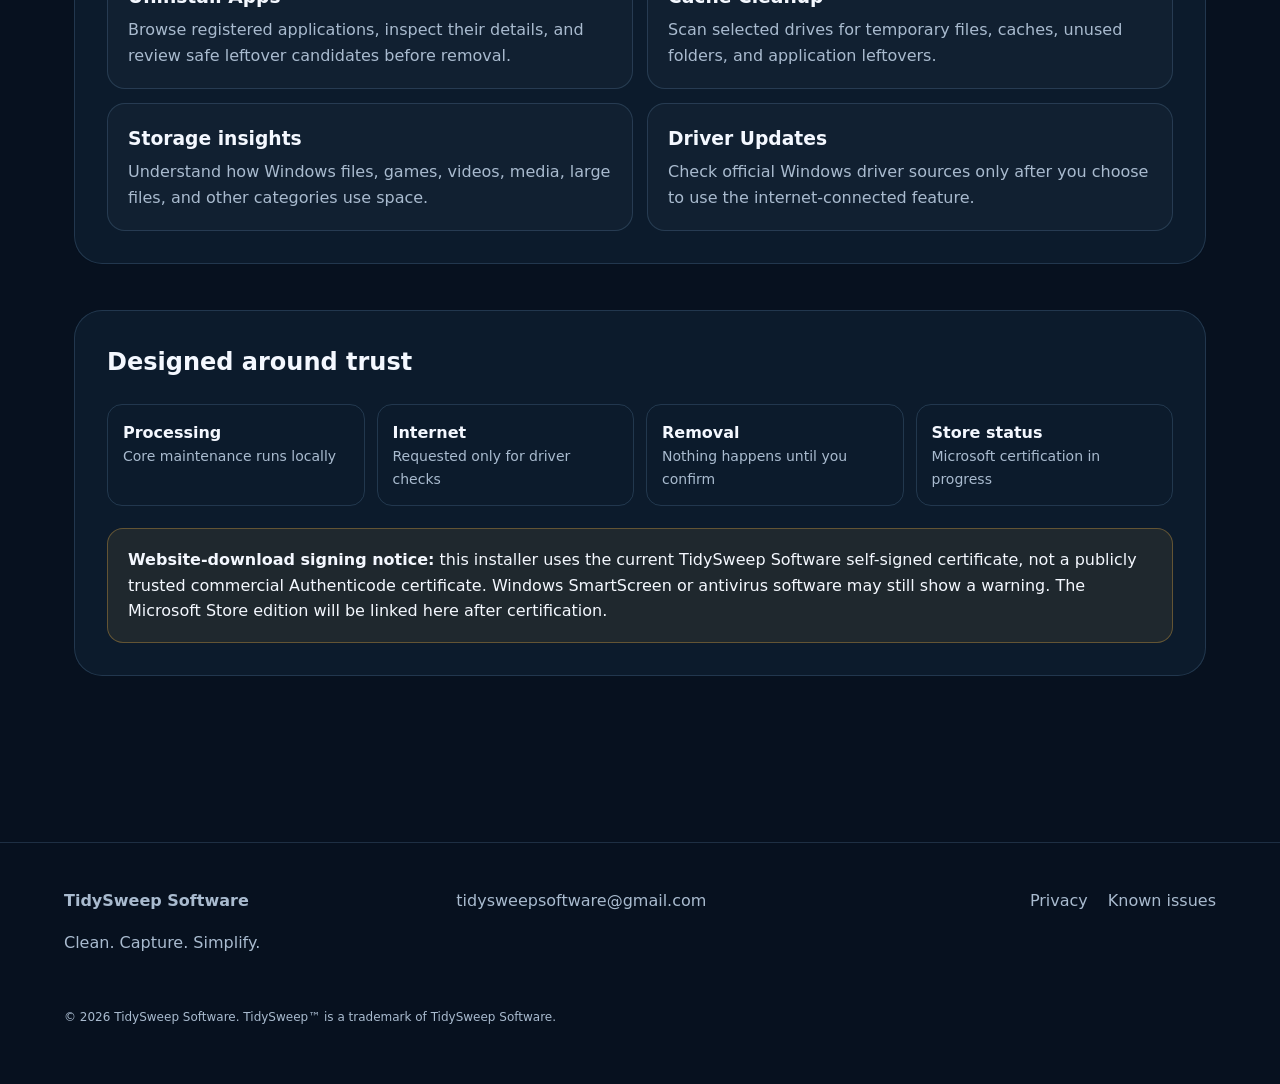
<file: docs/tidysweep-windows.html>
<!doctype html>
<html lang="en">
<head><meta charset="utf-8"><meta name="viewport" content="width=device-width,initial-scale=1"><meta name="description" content="TidySweep for Windows helps you review and uninstall applications, clean unnecessary files, understand storage use, and check official driver updates."><meta name="theme-color" content="#07111f"><title>TidySweep for Windows — TidySweep Software</title><link rel="stylesheet" href="assets/site.css"><link rel="stylesheet" href="assets/product.css"></head>
<body>
  <header class="site-header"><a class="brand" href="index.html"><img src="assets/tidysweep-icon.png" alt=""><span>TidySweep <small>Software</small></span></a><nav><a href="index.html#apps">All apps</a><a href="faq.html">Support</a><a href="privacy.html">Privacy</a></nav></header>
  <main class="page product-page">
    <section class="product-intro"><div class="app-title"><img src="assets/tidysweep-icon.png" alt="TidySweep app icon"><div><p class="platform">Windows 10 and 11 · Version 1.2.3</p><h1>TidySweep for Windows</h1></div></div><p class="lead">A friendly, local-first toolkit for keeping your PC clean, understandable, and under your control.</p><div class="actions"><a class="button" href="https://github.com/tidysweepsoftware-lgtm/TidySweep-Software-Releases/releases/download/tidysweep-windows-v1.2.3/TidySweep-Setup-1.2.3.exe">Download Windows installer</a><a class="button ghost" href="https://github.com/tidysweepsoftware-lgtm/TidySweep-Software-Releases/releases/tag/tidysweep-windows-v1.2.3">Release details</a></div><ul class="product-facts"><li>Local-first</li><li>No account</li><li>Multiple-drive support</li><li>User-controlled actions</li></ul></section>
    <section class="hero-screen"><img src="assets/tidysweep-windows-01.png" alt="TidySweep 1.2.3 for Windows showing the Uninstall Apps screen"><p><strong>Uninstall with confidence.</strong> Browse registered apps and review safe leftover candidates before confirming removal.</p></section>
    <section class="info-panel"><h2>One calm place for everyday PC care</h2><div class="feature-grid"><div><h3>Uninstall Apps</h3><p>Browse registered applications, inspect their details, and review safe leftover candidates before removal.</p></div><div><h3>Cache Cleanup</h3><p>Scan selected drives for temporary files, caches, unused folders, and application leftovers.</p></div><div><h3>Storage insights</h3><p>Understand how Windows files, games, videos, media, large files, and other categories use space.</p></div><div><h3>Driver Updates</h3><p>Check official Windows driver sources only after you choose to use the internet-connected feature.</p></div></div></section>
    <section class="info-panel"><h2>Designed around trust</h2><div class="requirements"><div><strong>Processing</strong><span>Core maintenance runs locally</span></div><div><strong>Internet</strong><span>Requested only for driver checks</span></div><div><strong>Removal</strong><span>Nothing happens until you confirm</span></div><div><strong>Store status</strong><span>Microsoft certification in progress</span></div></div><div class="notice"><strong>Website-download signing notice:</strong> this installer uses the current TidySweep Software self-signed certificate, not a publicly trusted commercial Authenticode certificate. Windows SmartScreen or antivirus software may still show a warning. The Microsoft Store edition will be linked here after certification.</div></section>
  </main>
  <footer><div><strong>TidySweep Software</strong><p>Clean. Capture. Simplify.</p></div><div><a href="mailto:tidysweepsoftware@gmail.com">tidysweepsoftware@gmail.com</a></div><div><a href="privacy.html">Privacy</a><a href="known-issues.html">Known issues</a></div><p class="copyright">© 2026 TidySweep Software. TidySweep™ is a trademark of TidySweep Software.</p></footer>
</body></html>
</file>
<file: docs/assets/site.css>
:root{--bg:#07111f;--panel:rgba(16,32,51,.72);--line:rgba(150,205,255,.16);--text:#f4f8ff;--muted:#a9bbcf;--blue:#58b7ff;--cyan:#46e6d3;--radius:28px}*{box-sizing:border-box}html{scroll-behavior:smooth}body{margin:0;color:var(--text);font:16px/1.6 Inter,ui-sans-serif,system-ui,-apple-system,BlinkMacSystemFont,"Segoe UI",sans-serif;background:radial-gradient(circle at 80% 0,#0a3952 0,transparent 30%),radial-gradient(circle at 10% 35%,#132b52 0,transparent 28%),var(--bg)}a{color:inherit;text-decoration:none}img{max-width:100%;display:block}.site-header{height:78px;position:sticky;top:0;z-index:10;display:flex;align-items:center;justify-content:space-between;padding:0 max(24px,5vw);background:rgba(5,14,26,.76);border-bottom:1px solid var(--line);backdrop-filter:blur(24px)}.brand{display:flex;align-items:center;gap:11px;font-weight:800;font-size:19px}.brand img{width:38px;height:38px;border-radius:10px}.brand small{display:block;color:var(--muted);font-size:9px;letter-spacing:.16em;text-transform:uppercase}.site-header nav{display:flex;align-items:center;gap:28px}.site-header nav>a:not(.button){color:var(--muted)}.site-header nav>a:hover{color:white}.menu{display:none}.button{display:inline-flex;align-items:center;justify-content:center;border-radius:14px;padding:13px 20px;background:linear-gradient(135deg,var(--blue),var(--cyan));color:#03101c;font-weight:800;box-shadow:0 10px 32px rgba(60,193,230,.2)}.button.ghost{color:var(--text);background:rgba(255,255,255,.055);box-shadow:none;border:1px solid var(--line)}.button.small{padding:9px 14px;border-radius:11px;font-size:14px}.hero{min-height:calc(100vh - 78px);display:grid;grid-template-columns:.85fr 1.15fr;align-items:center;gap:5vw;padding:70px max(24px,5vw)}.hero h1{font-size:clamp(54px,7vw,106px);letter-spacing:-.065em;line-height:.92;margin:12px 0 28px}.hero h1 span{background:linear-gradient(90deg,#69baff,#5be9d2);-webkit-background-clip:text;color:transparent}.eyebrow{color:#5ce4d4;text-transform:uppercase;letter-spacing:.19em;font-size:12px;font-weight:800}.lead{max-width:640px;color:var(--muted);font-size:20px}.actions{display:flex;gap:12px;margin:30px 0}.trust{display:flex;gap:24px;list-style:none;padding:0;color:var(--muted);font-size:14px}.trust li:before{content:"✓";color:var(--cyan);margin-right:7px}.hero-visual img{border-radius:32px;box-shadow:0 35px 120px rgba(0,0,0,.55);border:1px solid rgba(130,210,255,.2)}.section{padding:95px max(24px,5vw)}.section-heading{max-width:800px;margin-bottom:35px}.section h2{font-size:clamp(36px,4vw,58px);letter-spacing:-.04em;line-height:1.05;margin:8px 0}.app-grid{display:grid;grid-template-columns:repeat(3,1fr);gap:20px}.app-card{background:linear-gradient(145deg,rgba(20,39,61,.86),rgba(11,25,41,.75));border:1px solid var(--line);border-radius:var(--radius);padding:28px;backdrop-filter:blur(18px);box-shadow:0 25px 70px rgba(0,0,0,.18)}.app-card.featured{background:linear-gradient(145deg,rgba(24,54,79,.93),rgba(10,31,47,.78))}.app-title{display:flex;gap:15px;align-items:center}.app-title img{width:58px;height:58px;border-radius:15px}.platform{margin:0;color:var(--blue);font-size:11px;font-weight:800;text-transform:uppercase;letter-spacing:.15em}.app-card h3{font-size:23px;margin:0}.app-card>p,.app-card li{color:var(--muted)}.app-card ul{padding-left:20px;min-height:116px}.card-actions{display:flex;align-items:center;justify-content:space-between;gap:12px;margin-top:20px}.card-actions>a:not(.button){color:var(--blue);font-weight:700}.status{font-size:12px;color:#ffd17a;background:rgba(255,188,70,.08);border:1px solid rgba(255,190,70,.2);padding:7px 10px;border-radius:10px}.showcase{background:rgba(255,255,255,.02);border-block:1px solid var(--line)}.shots{display:grid;grid-template-columns:1.25fr .75fr;gap:20px}.shots figure{margin:0;background:var(--panel);border:1px solid var(--line);border-radius:24px;padding:13px}.shots figure:first-child{grid-row:span 2}.shots img{width:100%;height:100%;object-fit:cover;border-radius:15px}.shots figcaption{padding:10px 5px 2px;color:var(--muted);font-size:13px}.support{display:grid;grid-template-columns:.7fr 1.3fr;gap:7vw;align-items:start}.support>div>p:not(.eyebrow){color:var(--muted);font-size:18px}.support-grid{display:grid;grid-template-columns:1fr 1fr;gap:14px}.support-grid a{display:flex;flex-direction:column;padding:22px;border:1px solid var(--line);border-radius:18px;background:var(--panel)}.support-grid a:hover{transform:translateY(-2px);border-color:rgba(90,220,220,.5)}.support-grid span{color:var(--muted);font-size:14px}footer{display:grid;grid-template-columns:1fr 1fr 1fr;gap:25px;padding:45px max(24px,5vw);border-top:1px solid var(--line);color:var(--muted)}footer>div:last-of-type{display:flex;gap:20px;justify-content:flex-end}footer .copyright{grid-column:1/-1;font-size:12px}.page{max-width:980px;margin:auto;padding:80px 24px 120px}.page h1{font-size:clamp(44px,6vw,78px);letter-spacing:-.05em;line-height:1}.page h2{margin-top:55px}.page p,.page li{color:var(--muted)}.notice{padding:18px 20px;border:1px solid rgba(255,190,70,.3);background:rgba(255,190,70,.08);border-radius:16px}.gallery{display:grid;grid-template-columns:1fr 1fr;gap:14px}.gallery img{border-radius:16px;border:1px solid var(--line)}@media(max-width:900px){.hero{grid-template-columns:1fr;min-height:auto}.app-grid{grid-template-columns:1fr}.support{grid-template-columns:1fr}.site-header nav{display:none;position:absolute;left:14px;right:14px;top:70px;flex-direction:column;background:#0c1928;padding:20px;border:1px solid var(--line);border-radius:18px}.site-header nav.open{display:flex}.menu{display:block;color:white;background:none;border:1px solid var(--line);border-radius:10px;padding:8px 12px}.shots,.support-grid,.gallery{grid-template-columns:1fr}.shots figure:first-child{grid-row:auto}footer{grid-template-columns:1fr}footer>div:last-of-type{justify-content:flex-start;flex-wrap:wrap}}
</file>
<file: docs/assets/product.css>
.product-page{max-width:1180px}.product-intro{padding:28px 0 42px}.product-intro .app-title img{width:82px;height:82px;border-radius:22px}.product-intro h1{margin:5px 0 0}.product-facts{display:flex;flex-wrap:wrap;gap:10px;list-style:none;padding:0;margin:24px 0 0}.product-facts li{padding:7px 12px;border:1px solid var(--line);border-radius:999px;background:rgba(255,255,255,.035);font-size:13px}.info-panel{margin:46px 0;padding:32px;border:1px solid var(--line);border-radius:var(--radius);background:var(--panel);backdrop-filter:blur(18px)}.info-panel h2{margin-top:0}.feature-grid{display:grid;grid-template-columns:repeat(2,1fr);gap:14px}.feature-grid>div{padding:20px;border:1px solid var(--line);border-radius:18px;background:rgba(255,255,255,.025)}.feature-grid h3{margin:0 0 5px}.feature-grid p{margin:0}.product-gallery{display:grid;grid-template-columns:repeat(2,1fr);gap:18px}.product-gallery figure{margin:0;overflow:hidden;border:1px solid var(--line);border-radius:22px;background:var(--panel)}.product-gallery img{width:100%;aspect-ratio:16/10;object-fit:cover;border-bottom:1px solid var(--line)}.product-gallery figcaption{display:flex;flex-direction:column;padding:16px 18px}.product-gallery figcaption span{color:var(--muted);font-size:14px}.requirements{display:grid;grid-template-columns:repeat(4,1fr);gap:12px;margin:22px 0}.requirements>div{display:flex;flex-direction:column;padding:15px;border:1px solid var(--line);border-radius:15px}.requirements span{color:var(--muted);font-size:14px}.hero-screen{margin:20px 0 50px;padding:12px;border:1px solid var(--line);border-radius:26px;background:var(--panel)}.hero-screen img{width:100%;border-radius:17px}.hero-screen p{margin:13px 10px 5px}.status.large{display:inline-flex;align-items:center;font-size:14px;padding:11px 15px}@media(max-width:900px){.feature-grid,.product-gallery,.requirements{grid-template-columns:1fr}.product-intro .actions{align-items:stretch;flex-direction:column}.status.large{justify-content:center}}
</file>
